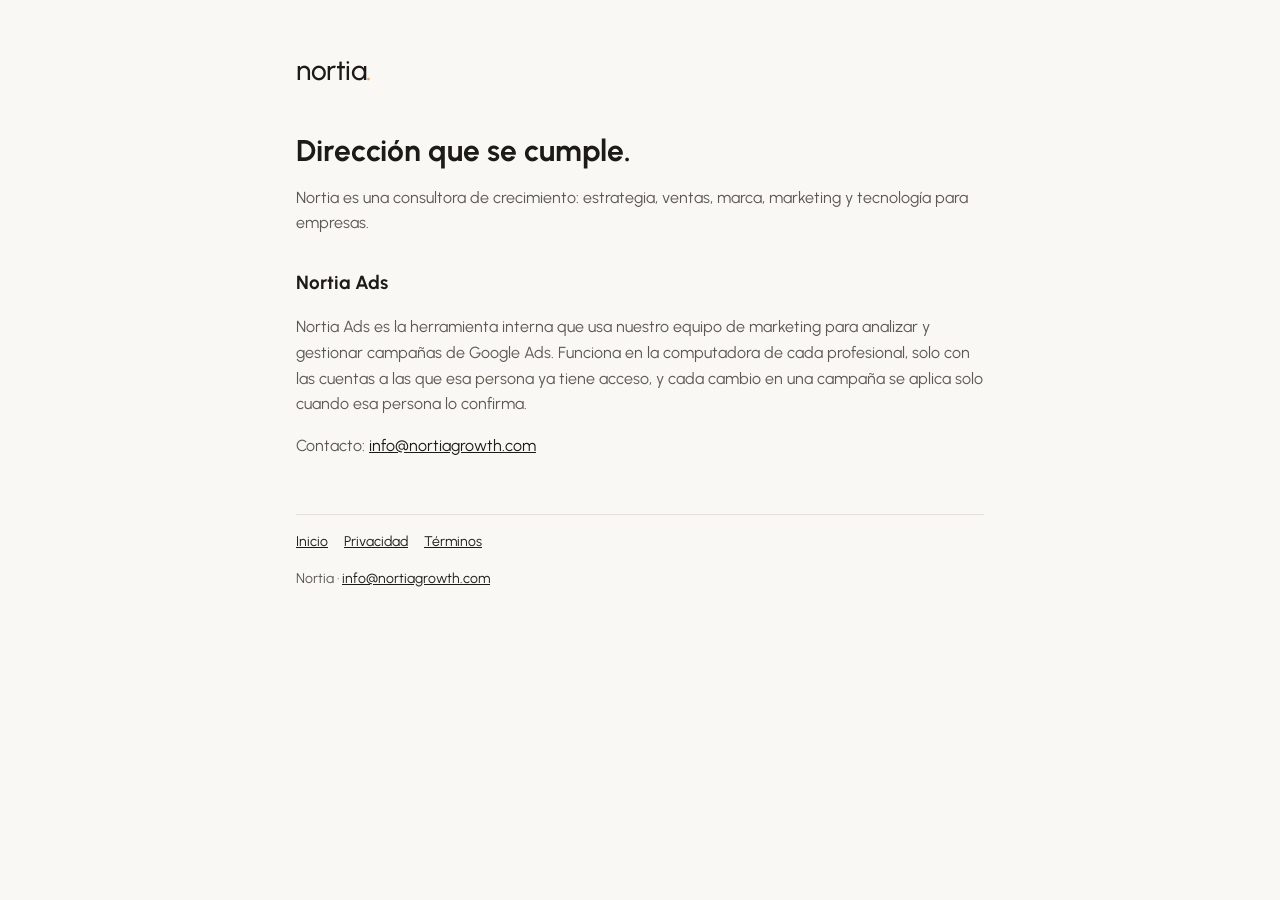
<file: index.html>
<!doctype html>
<html lang="es">
<head>
<meta charset="utf-8">
<meta name="viewport" content="width=device-width, initial-scale=1">
<title>Nortia</title>
<link rel="preconnect" href="https://fonts.googleapis.com">
<link href="https://fonts.googleapis.com/css2?family=Urbanist:wght@400;500;700&display=swap" rel="stylesheet">
<link rel="stylesheet" href="estilo.css">
</head>
<body>
<main>
<a class="logo" href="./">nortia<span>.</span></a>
<h1>Dirección que se cumple.</h1>
<p>Nortia es una consultora de crecimiento: estrategia, ventas, marca, marketing y tecnología para empresas.</p>
<h2>Nortia Ads</h2>
<p>Nortia Ads es la herramienta interna que usa nuestro equipo de marketing para analizar y gestionar campañas de Google Ads. Funciona en la computadora de cada profesional, solo con las cuentas a las que esa persona ya tiene acceso, y cada cambio en una campaña se aplica solo cuando esa persona lo confirma.</p>
<p>Contacto: <a href="mailto:info@nortiagrowth.com">info@nortiagrowth.com</a></p>
<footer>
<a href="./">Inicio</a><a href="privacidad.html">Privacidad</a><a href="terminos.html">Términos</a>
<p>Nortia · <a href="mailto:info@nortiagrowth.com">info@nortiagrowth.com</a></p>
</footer>
</main>
</body>
</html>
</file>
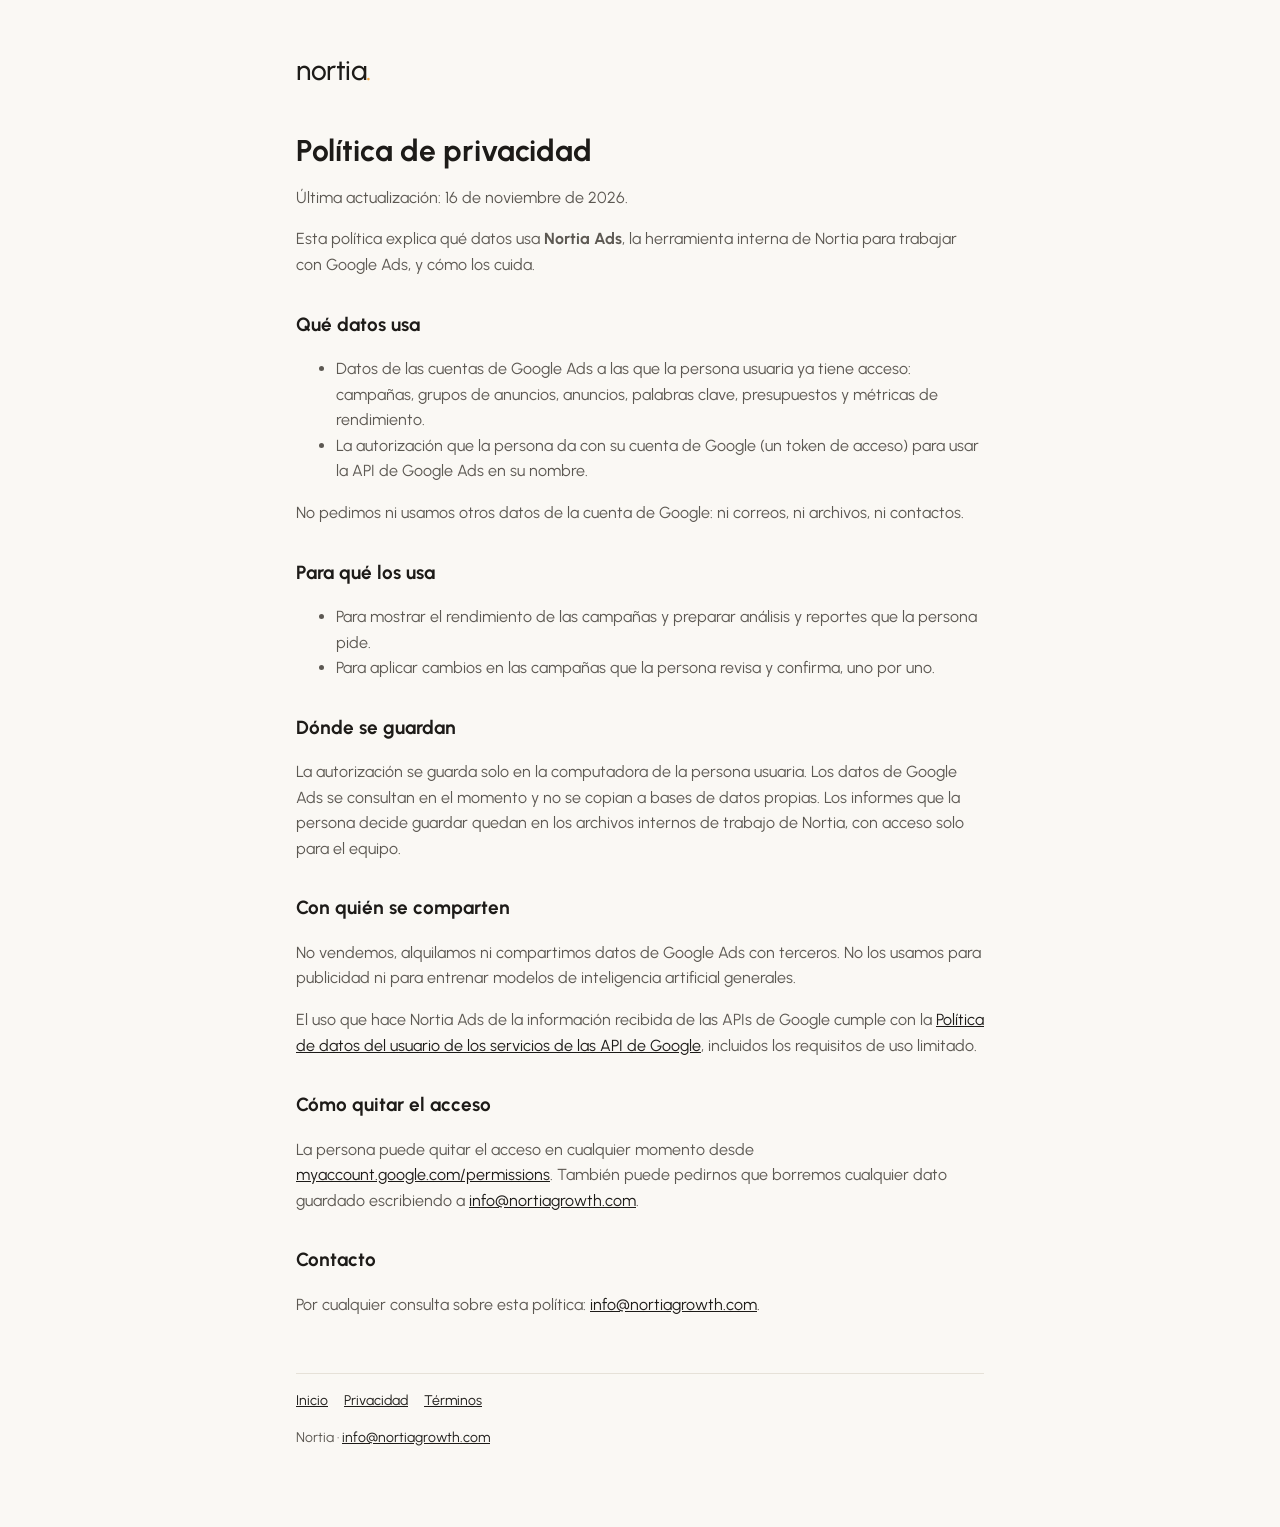
<file: privacidad.html>
<!doctype html>
<html lang="es">
<head>
<meta charset="utf-8">
<meta name="viewport" content="width=device-width, initial-scale=1">
<title>Política de privacidad · Nortia</title>
<link rel="preconnect" href="https://fonts.googleapis.com">
<link href="https://fonts.googleapis.com/css2?family=Urbanist:wght@400;500;700&display=swap" rel="stylesheet">
<link rel="stylesheet" href="estilo.css">
</head>
<body>
<main>
<a class="logo" href="./">nortia<span>.</span></a>
<h1>Política de privacidad</h1>
<p>Última actualización: 16 de noviembre de 2026.</p>
<p>Esta política explica qué datos usa <strong>Nortia Ads</strong>, la herramienta interna de Nortia para trabajar con Google Ads, y cómo los cuida.</p>
<h2>Qué datos usa</h2>
<ul>
<li>Datos de las cuentas de Google Ads a las que la persona usuaria ya tiene acceso: campañas, grupos de anuncios, anuncios, palabras clave, presupuestos y métricas de rendimiento.</li>
<li>La autorización que la persona da con su cuenta de Google (un token de acceso) para usar la API de Google Ads en su nombre.</li>
</ul>
<p>No pedimos ni usamos otros datos de la cuenta de Google: ni correos, ni archivos, ni contactos.</p>
<h2>Para qué los usa</h2>
<ul>
<li>Para mostrar el rendimiento de las campañas y preparar análisis y reportes que la persona pide.</li>
<li>Para aplicar cambios en las campañas que la persona revisa y confirma, uno por uno.</li>
</ul>
<h2>Dónde se guardan</h2>
<p>La autorización se guarda solo en la computadora de la persona usuaria. Los datos de Google Ads se consultan en el momento y no se copian a bases de datos propias. Los informes que la persona decide guardar quedan en los archivos internos de trabajo de Nortia, con acceso solo para el equipo.</p>
<h2>Con quién se comparten</h2>
<p>No vendemos, alquilamos ni compartimos datos de Google Ads con terceros. No los usamos para publicidad ni para entrenar modelos de inteligencia artificial generales.</p>
<p>El uso que hace Nortia Ads de la información recibida de las APIs de Google cumple con la <a href="https://developers.google.com/terms/api-services-user-data-policy">Política de datos del usuario de los servicios de las API de Google</a>, incluidos los requisitos de uso limitado.</p>
<h2>Cómo quitar el acceso</h2>
<p>La persona puede quitar el acceso en cualquier momento desde <a href="https://myaccount.google.com/permissions">myaccount.google.com/permissions</a>. También puede pedirnos que borremos cualquier dato guardado escribiendo a <a href="mailto:info@nortiagrowth.com">info@nortiagrowth.com</a>.</p>
<h2>Contacto</h2>
<p>Por cualquier consulta sobre esta política: <a href="mailto:info@nortiagrowth.com">info@nortiagrowth.com</a>.</p>
<footer>
<a href="./">Inicio</a><a href="privacidad.html">Privacidad</a><a href="terminos.html">Términos</a>
<p>Nortia · <a href="mailto:info@nortiagrowth.com">info@nortiagrowth.com</a></p>
</footer>
</main>
</body>
</html>
</file>
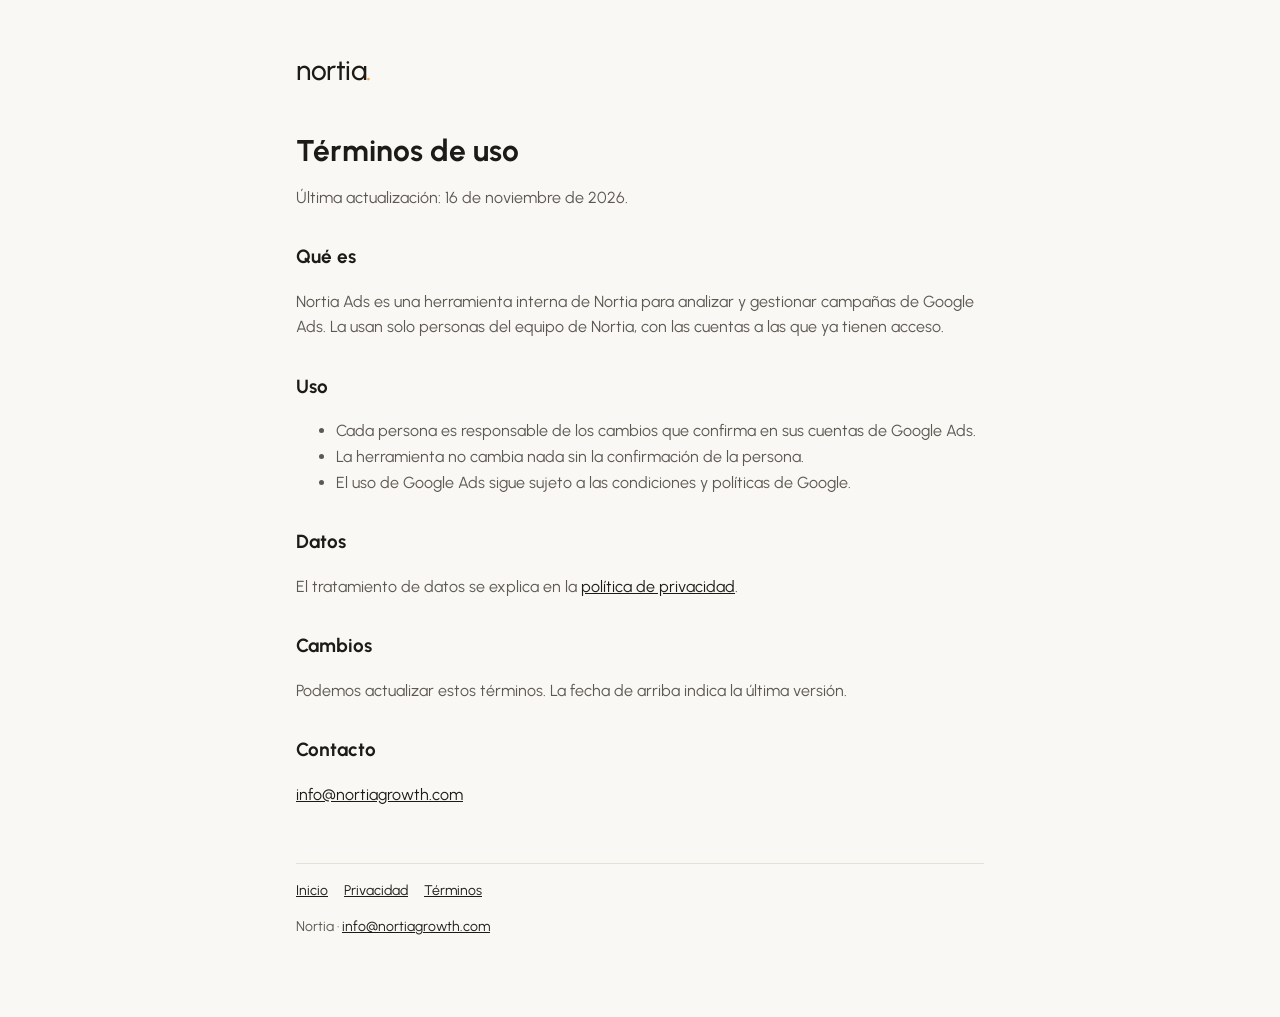
<file: terminos.html>
<!doctype html>
<html lang="es">
<head>
<meta charset="utf-8">
<meta name="viewport" content="width=device-width, initial-scale=1">
<title>Términos de uso · Nortia</title>
<link rel="preconnect" href="https://fonts.googleapis.com">
<link href="https://fonts.googleapis.com/css2?family=Urbanist:wght@400;500;700&display=swap" rel="stylesheet">
<link rel="stylesheet" href="estilo.css">
</head>
<body>
<main>
<a class="logo" href="./">nortia<span>.</span></a>
<h1>Términos de uso</h1>
<p>Última actualización: 16 de noviembre de 2026.</p>
<h2>Qué es</h2>
<p>Nortia Ads es una herramienta interna de Nortia para analizar y gestionar campañas de Google Ads. La usan solo personas del equipo de Nortia, con las cuentas a las que ya tienen acceso.</p>
<h2>Uso</h2>
<ul>
<li>Cada persona es responsable de los cambios que confirma en sus cuentas de Google Ads.</li>
<li>La herramienta no cambia nada sin la confirmación de la persona.</li>
<li>El uso de Google Ads sigue sujeto a las condiciones y políticas de Google.</li>
</ul>
<h2>Datos</h2>
<p>El tratamiento de datos se explica en la <a href="privacidad.html">política de privacidad</a>.</p>
<h2>Cambios</h2>
<p>Podemos actualizar estos términos. La fecha de arriba indica la última versión.</p>
<h2>Contacto</h2>
<p><a href="mailto:info@nortiagrowth.com">info@nortiagrowth.com</a></p>
<footer>
<a href="./">Inicio</a><a href="privacidad.html">Privacidad</a><a href="terminos.html">Términos</a>
<p>Nortia · <a href="mailto:info@nortiagrowth.com">info@nortiagrowth.com</a></p>
</footer>
</main>
</body>
</html>
</file>
<file: estilo.css>
:root{--fondo:#faf8f4;--texto:#1d1b18;--suave:#5c5852;--ambar:#F2A33A;--linea:#e6e1d8}
@media (prefers-color-scheme:dark){:root{--fondo:#16150f;--texto:#f1ede6;--suave:#b3ada3;--linea:#2c2a24}}
*{box-sizing:border-box}
body{margin:0;background:var(--fondo);color:var(--texto);font-family:Urbanist,system-ui,-apple-system,"Segoe UI",sans-serif;line-height:1.6}
main{max-width:720px;margin:0 auto;padding:48px 16px 64px}
.logo{font-weight:500;font-size:28px;letter-spacing:-.5px;text-decoration:none;color:var(--texto)}
.logo span{color:var(--ambar)}
h1{font-size:30px;line-height:1.2;margin:40px 0 8px}
h2{font-size:19px;margin:32px 0 8px}
p,li{color:var(--suave)}
a{color:var(--texto)}
footer{margin-top:56px;padding-top:16px;border-top:1px solid var(--linea);font-size:14px;color:var(--suave)}
footer a{margin-right:16px}
</file>
